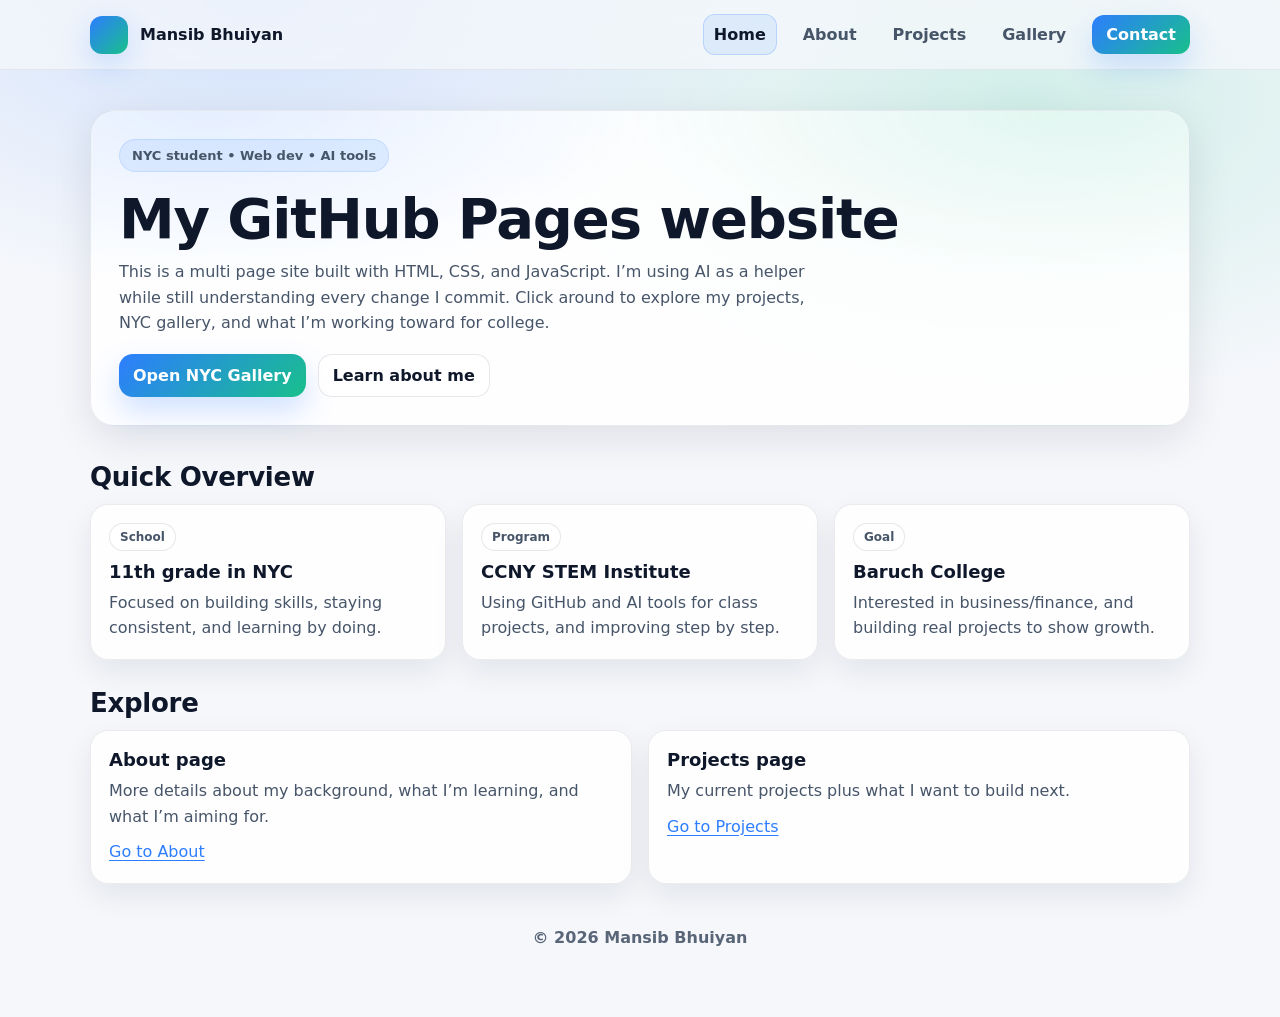
<file: index.html>
<!doctype html>
<html lang="en">
<head>
  <meta charset="utf-8" />
  <meta name="viewport" content="width=device-width, initial-scale=1" />
  <title>Mansib Bhuiyan | Home</title>
  <link rel="stylesheet" href="style.css" />
</head>
<body>
  <header class="header">
    <div class="container header-inner">
      <a class="brand" href="index.html">
        <span class="logo" aria-hidden="true"></span>
        Mansib Bhuiyan
      </a>

      <button class="menu-btn" id="menuBtn" type="button">Menu</button>

      <nav class="nav" id="nav">
        <a data-page="index.html" href="index.html">Home</a>
        <a data-page="about.html" href="about.html">About</a>
        <a data-page="projects.html" href="projects.html">Projects</a>
        <a data-page="gallery.html" href="gallery.html">Gallery</a>
        <a data-page="contact.html" class="btn" href="contact.html">Contact</a>
      </nav>
    </div>
  </header>

  <main class="container page">
    <section class="hero">
      <div class="hero-card reveal">
        <span class="kicker">NYC student • Web dev • AI tools</span>
        <h1>My GitHub Pages website</h1>
        <p class="lead">
          This is a multi page site built with HTML, CSS, and JavaScript. I’m using AI as a helper while still understanding every change I commit.
          Click around to explore my projects, NYC gallery, and what I’m working toward for college.
        </p>

        <div class="actions">
          <a class="action-btn primary" href="gallery.html">Open NYC Gallery</a>
          <a class="action-btn secondary" href="about.html">Learn about me</a>
        </div>
      </div>
    </section>

    <section class="section">
      <h2 class="reveal">Quick Overview</h2>
      <div class="grid">
        <div class="card third reveal">
          <span class="badge">School</span>
          <h3 style="margin-top:10px;">11th grade in NYC</h3>
          <p>Focused on building skills, staying consistent, and learning by doing.</p>
        </div>

        <div class="card third reveal">
          <span class="badge">Program</span>
          <h3 style="margin-top:10px;">CCNY STEM Institute</h3>
          <p>Using GitHub and AI tools for class projects, and improving step by step.</p>
        </div>

        <div class="card third reveal">
          <span class="badge">Goal</span>
          <h3 style="margin-top:10px;">Baruch College</h3>
          <p>Interested in business/finance, and building real projects to show growth.</p>
        </div>
      </div>
    </section>

    <section class="section">
      <h2 class="reveal">Explore</h2>
      <div class="grid">
        <div class="card half reveal">
          <h3>About page</h3>
          <p>More details about my background, what I’m learning, and what I’m aiming for.</p>
          <p style="margin-top:10px;"><a class="link" href="about.html">Go to About</a></p>
        </div>
        <div class="card half reveal">
          <h3>Projects page</h3>
          <p>My current projects plus what I want to build next.</p>
          <p style="margin-top:10px;"><a class="link" href="projects.html">Go to Projects</a></p>
        </div>
      </div>
    </section>

    <footer class="footer reveal">© 2026 Mansib Bhuiyan</footer>
  </main>

  <script src="script.js"></script>
</body>
</html>
</file>
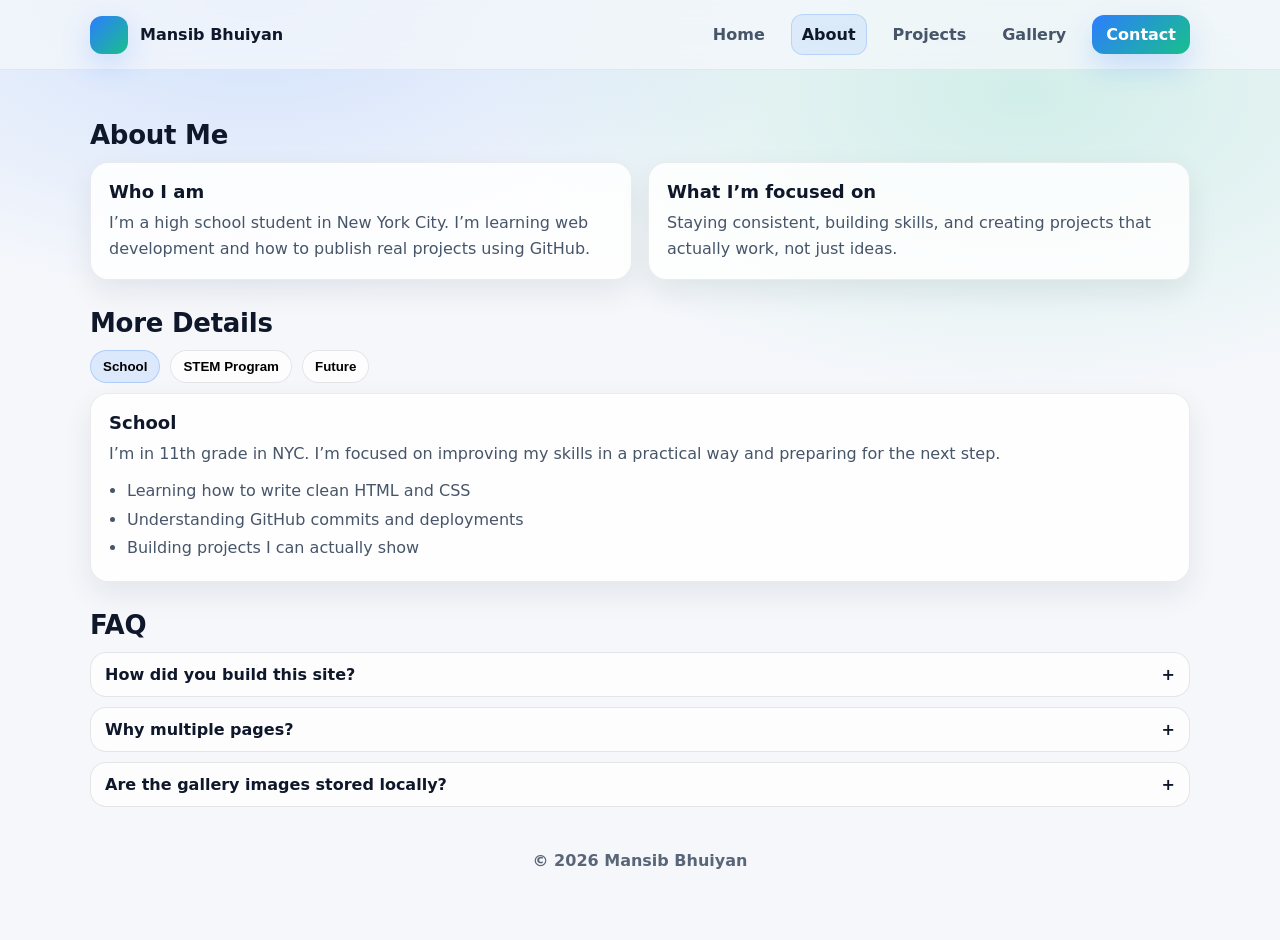
<file: about.html>
<!doctype html>
<html lang="en">
<head>
  <meta charset="utf-8" />
  <meta name="viewport" content="width=device-width, initial-scale=1" />
  <title>Mansib Bhuiyan | About</title>
  <link rel="stylesheet" href="style.css" />
</head>
<body>
  <header class="header">
    <div class="container header-inner">
      <a class="brand" href="index.html">
        <span class="logo" aria-hidden="true"></span>
        Mansib Bhuiyan
      </a>
      <button class="menu-btn" id="menuBtn" type="button">Menu</button>
      <nav class="nav" id="nav">
        <a data-page="index.html" href="index.html">Home</a>
        <a data-page="about.html" href="about.html">About</a>
        <a data-page="projects.html" href="projects.html">Projects</a>
        <a data-page="gallery.html" href="gallery.html">Gallery</a>
        <a data-page="contact.html" class="btn" href="contact.html">Contact</a>
      </nav>
    </div>
  </header>

  <main class="container page">
    <section class="section">
      <h2 class="reveal">About Me</h2>

      <div class="grid">
        <div class="card half reveal">
          <h3>Who I am</h3>
          <p>
            I’m a high school student in New York City. I’m learning web development and how to publish real projects using GitHub.
          </p>
        </div>
        <div class="card half reveal">
          <h3>What I’m focused on</h3>
          <p>
            Staying consistent, building skills, and creating projects that actually work, not just ideas.
          </p>
        </div>
      </div>
    </section>

    <section class="section" data-tabs>
      <h2 class="reveal">More Details</h2>

      <div class="tabs reveal">
        <button class="tab-btn" data-tab="school" type="button">School</button>
        <button class="tab-btn" data-tab="program" type="button">STEM Program</button>
        <button class="tab-btn" data-tab="future" type="button">Future</button>
      </div>

      <div class="card reveal" data-panel="school">
        <h3>School</h3>
        <p>I’m in 11th grade in NYC. I’m focused on improving my skills in a practical way and preparing for the next step.</p>
        <ul class="list">
          <li>Learning how to write clean HTML and CSS</li>
          <li>Understanding GitHub commits and deployments</li>
          <li>Building projects I can actually show</li>
        </ul>
      </div>

      <div class="card reveal" data-panel="program">
        <h3>CCNY STEM Institute</h3>
        <p>This course is teaching me how to work with GitHub Pages and build websites correctly, including assets like images inside the repo.</p>
        <ul class="list">
          <li>Repo setup and file structure</li>
          <li>Publishing a live site</li>
          <li>Using AI as a helper while still understanding everything</li>
        </ul>
      </div>

      <div class="card reveal" data-panel="future">
        <h3>Future</h3>
        <p>I’m interested in business and finance, and I want to keep building skills that help me stand out for college and jobs.</p>
        <ul class="list">
          <li>Goal: Baruch College</li>
          <li>Building a portfolio of small projects</li>
          <li>Improving communication and consistency</li>
        </ul>
      </div>
    </section>

    <section class="section">
      <h2 class="reveal">FAQ</h2>
      <div class="accordion reveal">
        <div class="acc-item">
          <div class="acc-head">How did you build this site?<span>+</span></div>
          <div class="acc-body">HTML for structure, CSS for design, JavaScript for interactivity, and GitHub Pages for hosting.</div>
        </div>
        <div class="acc-item">
          <div class="acc-head">Why multiple pages?<span>+</span></div>
          <div class="acc-body">It feels more like a real website. You can click between pages and explore different sections.</div>
        </div>
        <div class="acc-item">
          <div class="acc-head">Are the gallery images stored locally?<span>+</span></div>
          <div class="acc-body">Yes. The images are inside the repo in the images folder, not external links.</div>
        </div>
      </div>
    </section>

    <footer class="footer reveal">© 2026 Mansib Bhuiyan</footer>
  </main>

  <script src="script.js"></script>
</body>
</html>
</file>
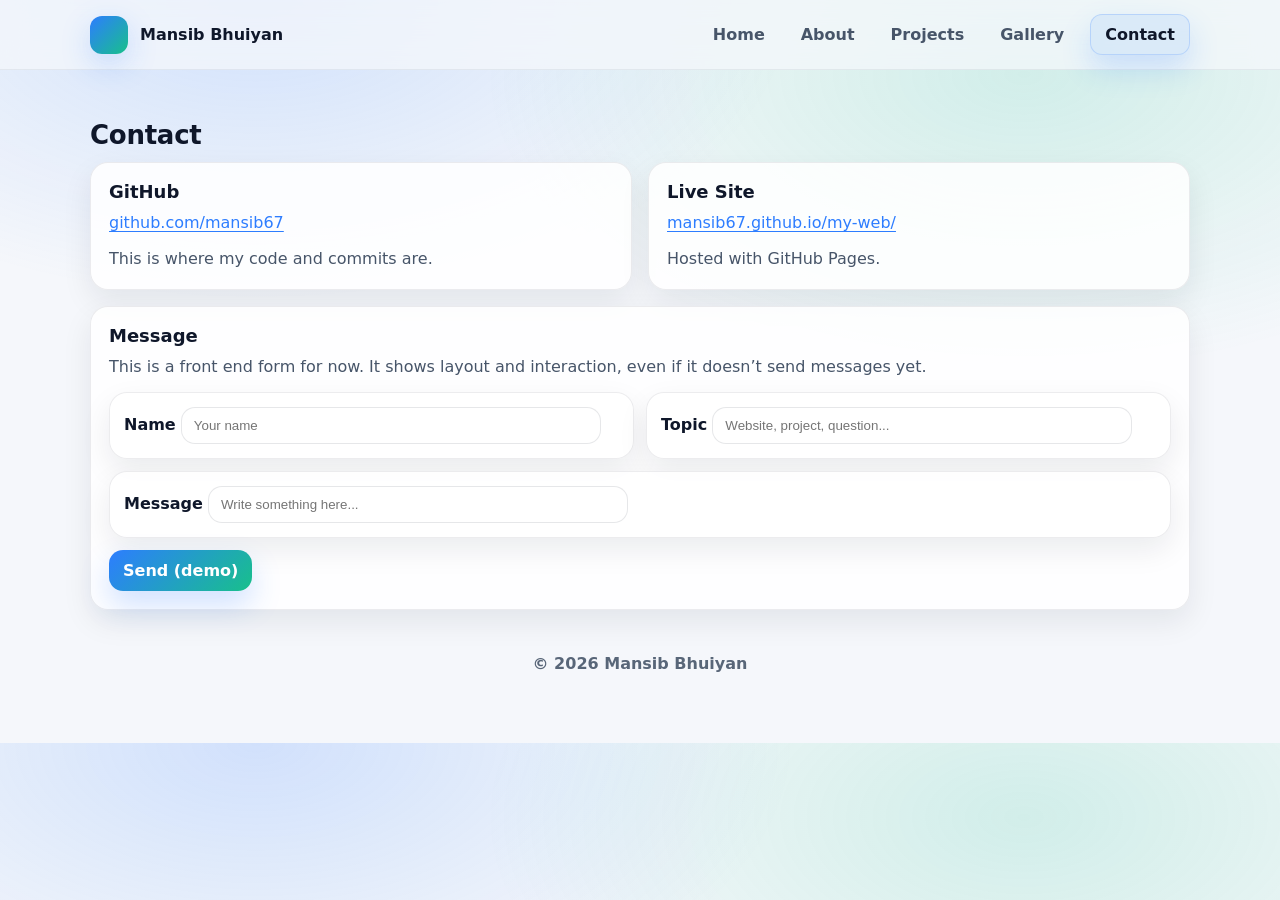
<file: contact.html>
<!doctype html>
<html lang="en">
<head>
  <meta charset="utf-8" />
  <meta name="viewport" content="width=device-width, initial-scale=1" />
  <title>Mansib Bhuiyan | Contact</title>
  <link rel="stylesheet" href="style.css" />
</head>
<body>
  <header class="header">
    <div class="container header-inner">
      <a class="brand" href="index.html">
        <span class="logo" aria-hidden="true"></span>
        Mansib Bhuiyan
      </a>
      <button class="menu-btn" id="menuBtn" type="button">Menu</button>
      <nav class="nav" id="nav">
        <a data-page="index.html" href="index.html">Home</a>
        <a data-page="about.html" href="about.html">About</a>
        <a data-page="projects.html" href="projects.html">Projects</a>
        <a data-page="gallery.html" href="gallery.html">Gallery</a>
        <a data-page="contact.html" class="btn" href="contact.html">Contact</a>
      </nav>
    </div>
  </header>

  <main class="container page">
    <section class="section">
      <h2 class="reveal">Contact</h2>

      <div class="grid">
        <div class="card half reveal">
          <h3>GitHub</h3>
          <p><a class="link" href="https://github.com/mansib67" target="_blank" rel="noreferrer">github.com/mansib67</a></p>
          <p style="margin-top:10px; color:var(--muted);">This is where my code and commits are.</p>
        </div>

        <div class="card half reveal">
          <h3>Live Site</h3>
          <p><a class="link" href="https://mansib67.github.io/my-web/" target="_blank" rel="noreferrer">mansib67.github.io/my-web/</a></p>
          <p style="margin-top:10px; color:var(--muted);">Hosted with GitHub Pages.</p>
        </div>
      </div>

      <div class="card reveal" style="margin-top:16px;">
        <h3>Message</h3>
        <p style="margin:0 0 12px; color:var(--muted);">
          This is a front end form for now. It shows layout and interaction, even if it doesn’t send messages yet.
        </p>

        <div class="grid" style="gap:12px;">
          <div class="card" style="grid-column: span 6; padding:14px;">
            <strong>Name</strong>
            <input class="input" type="text" placeholder="Your name" />
          </div>
          <div class="card" style="grid-column: span 6; padding:14px;">
            <strong>Topic</strong>
            <input class="input" type="text" placeholder="Website, project, question..." />
          </div>
          <div class="card" style="grid-column: span 12; padding:14px;">
            <strong>Message</strong>
            <input class="input" type="text" placeholder="Write something here..." />
          </div>
          <div style="grid-column: span 12;">
            <a class="action-btn primary" href="contact.html" onclick="alert('This is a demo form for class.'); return false;">Send (demo)</a>
          </div>
        </div>
      </div>
    </section>

    <footer class="footer reveal">© 2026 Mansib Bhuiyan</footer>
  </main>

  <script src="script.js"></script>
</body>
</html>
</file>
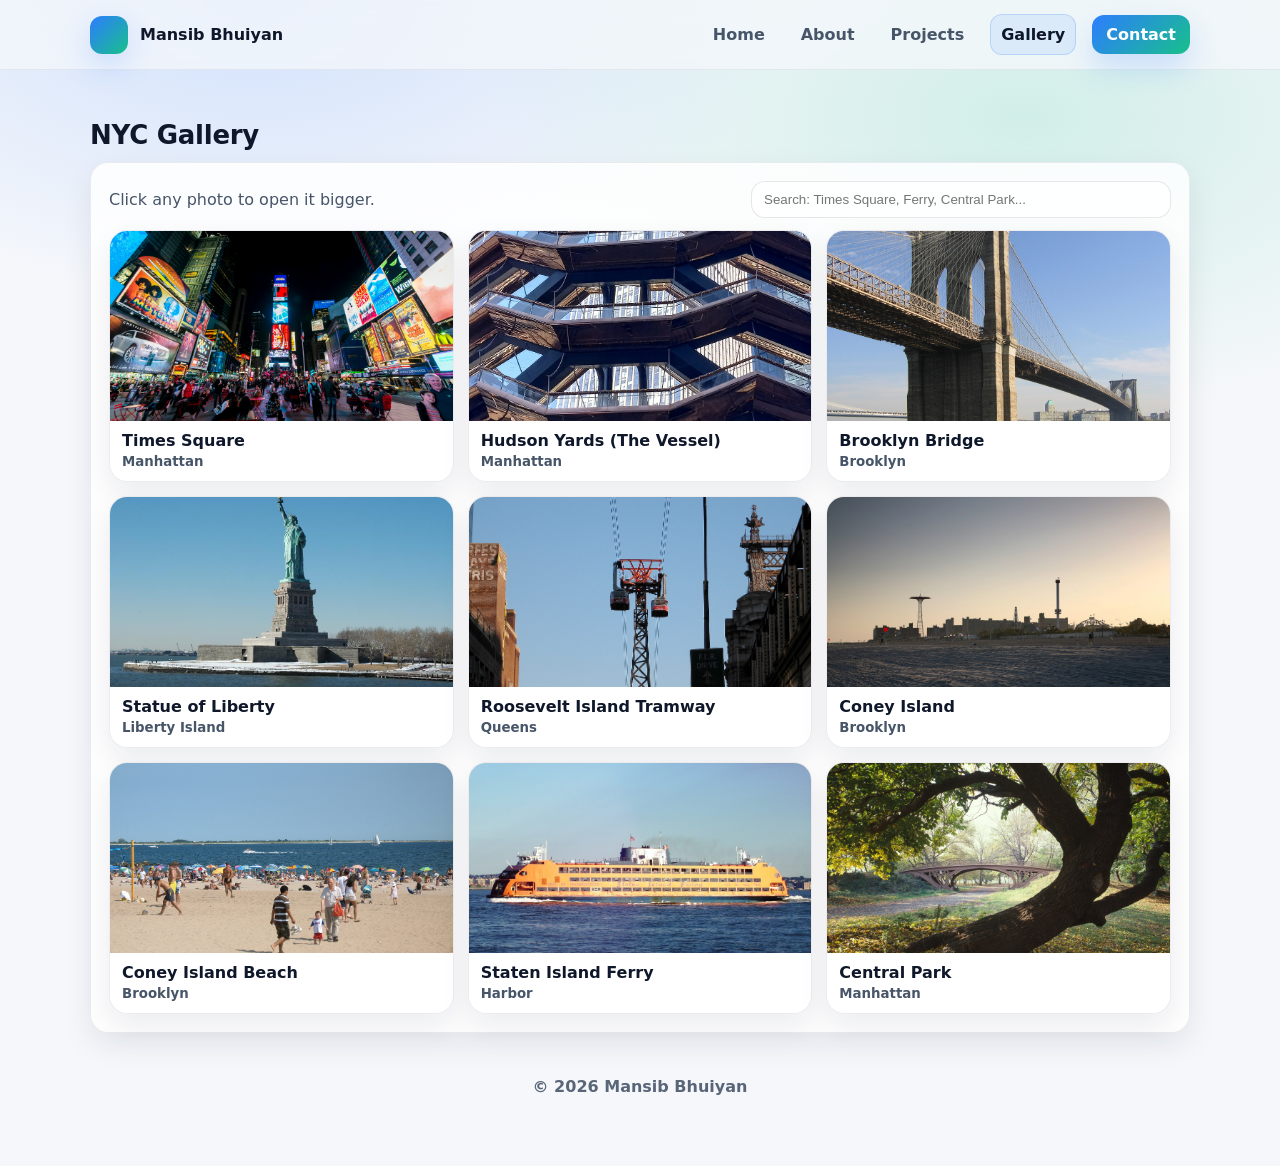
<file: gallery.html>
<!doctype html>
<html lang="en">
<head>
  <meta charset="utf-8" />
  <meta name="viewport" content="width=device-width, initial-scale=1" />
  <title>Mansib Bhuiyan | Gallery</title>
  <link rel="stylesheet" href="style.css" />
</head>
<body>
  <header class="header">
    <div class="container header-inner">
      <a class="brand" href="index.html">
        <span class="logo" aria-hidden="true"></span>
        Mansib Bhuiyan
      </a>
      <button class="menu-btn" id="menuBtn" type="button">Menu</button>
      <nav class="nav" id="nav">
        <a data-page="index.html" href="index.html">Home</a>
        <a data-page="about.html" href="about.html">About</a>
        <a data-page="projects.html" href="projects.html">Projects</a>
        <a data-page="gallery.html" href="gallery.html">Gallery</a>
        <a data-page="contact.html" class="btn" href="contact.html">Contact</a>
      </nav>
    </div>
  </header>

  <main class="container page">
    <section class="section">
      <h2 class="reveal">NYC Gallery</h2>

      <div class="card reveal">
        <div class="gallery-toolbar">
          <p class="lead" style="margin:0;">Click any photo to open it bigger.</p>
          <input class="input" id="gallerySearch" type="text" placeholder="Search: Times Square, Ferry, Central Park..." />
        </div>

        <div class="gallery-grid">
          <div class="photo" data-title="Times Square Manhattan">
            <img src="images/1_times_square_night_2013.jpg" alt="Times Square at night">
            <div class="cap">Times Square <small>Manhattan</small></div>
          </div>

          <div class="photo" data-title="Hudson Yards The Vessel Manhattan">
            <img src="images/The_Vessel_November_2024_001.jpg" alt="The Vessel at Hudson Yards">
            <div class="cap">Hudson Yards (The Vessel) <small>Manhattan</small></div>
          </div>

          <div class="photo" data-title="Brooklyn Bridge Brooklyn">
            <img src="images/Brooklyn_Bridge_Postdlf.jpg" alt="Brooklyn Bridge">
            <div class="cap">Brooklyn Bridge <small>Brooklyn</small></div>
          </div>

          <div class="photo" data-title="Statue of Liberty Liberty Island">
            <img src="images/Statue_of_Liberty.jpg" alt="Statue of Liberty">
            <div class="cap">Statue of Liberty <small>Liberty Island</small></div>
          </div>

          <div class="photo" data-title="Roosevelt Island Tramway Queens">
            <img src="images/Roosevelt_Island_Tramway.jpg" alt="Roosevelt Island Tramway">
            <div class="cap">Roosevelt Island Tramway <small>Queens</small></div>
          </div>

          <div class="photo" data-title="Coney Island Beach Brooklyn">
            <img src="images/NYC_Coney_Island_beach.jpg" alt="Coney Island beach">
            <div class="cap">Coney Island <small>Brooklyn</small></div>
          </div>

          <div class="photo" data-title="Coney Island Beach Wide Brooklyn">
            <img src="images/Beach_at_Coney_Island.JPG" alt="Coney Island beach wide view">
            <div class="cap">Coney Island Beach <small>Brooklyn</small></div>
          </div>

          <div class="photo" data-title="Staten Island Ferry Harbor">
            <img src="images/Staten_Island_Ferry.jpg" alt="Staten Island Ferry">
            <div class="cap">Staten Island Ferry <small>Harbor</small></div>
          </div>

          <div class="photo" data-title="Central Park Manhattan">
            <img src="images/Central_Park_New_York_City_New_York_23_cropped.jpg" alt="Central Park">
            <div class="cap">Central Park <small>Manhattan</small></div>
          </div>
        </div>
      </div>
    </section>

    <div class="modal" id="modal" aria-hidden="true">
      <div class="modal-card">
        <div class="modal-top">
          <div class="modal-title" id="modalTitle">Photo</div>
          <button class="modal-close" id="modalClose" type="button">Close</button>
        </div>
        <img class="modal-img" id="modalImg" alt="">
      </div>
    </div>

    <footer class="footer reveal">© 2026 Mansib Bhuiyan</footer>
  </main>

  <script src="script.js"></script>
</body>
</html>
</file>
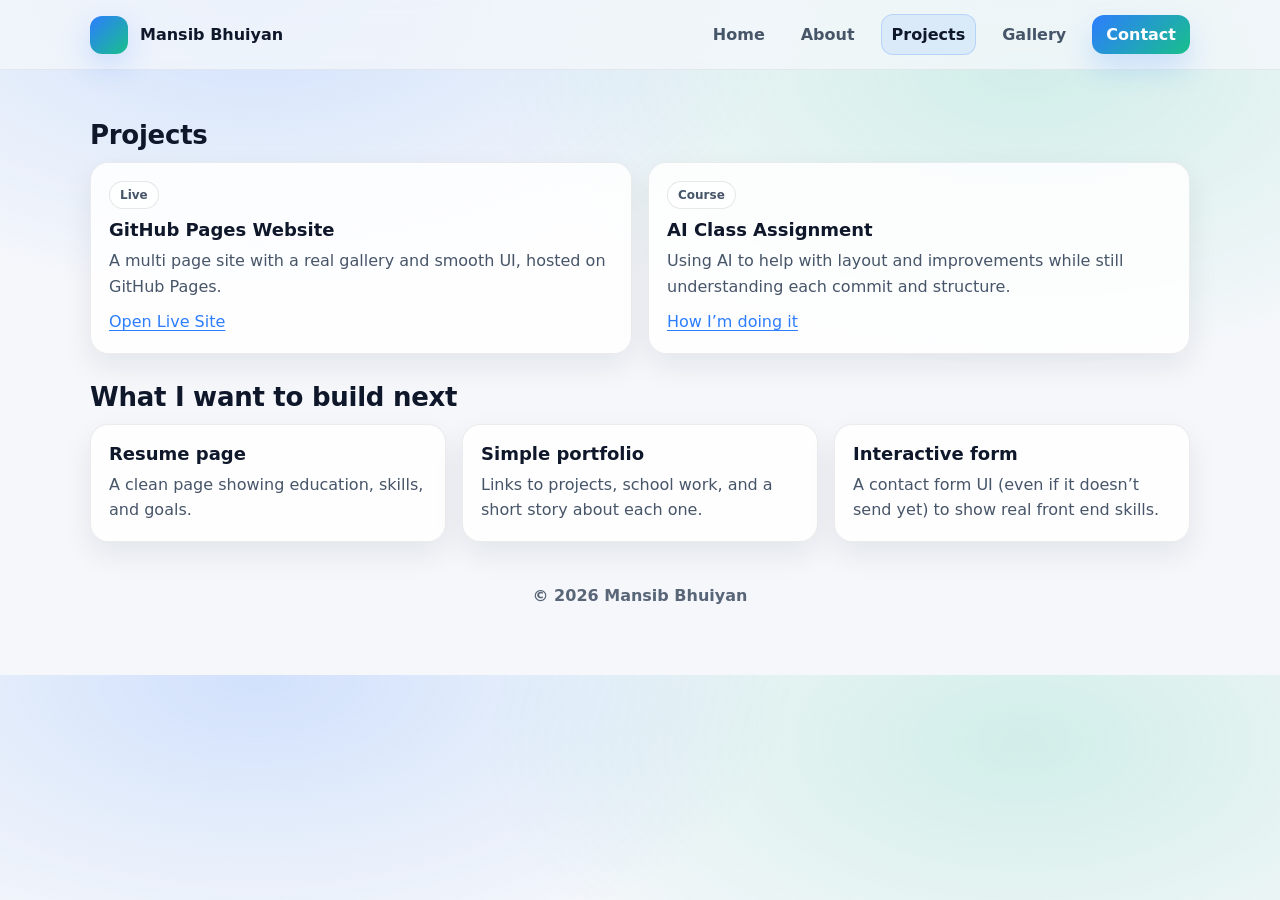
<file: projects.html>
<!doctype html>
<html lang="en">
<head>
  <meta charset="utf-8" />
  <meta name="viewport" content="width=device-width, initial-scale=1" />
  <title>Mansib Bhuiyan | Projects</title>
  <link rel="stylesheet" href="style.css" />
</head>
<body>
  <header class="header">
    <div class="container header-inner">
      <a class="brand" href="index.html">
        <span class="logo" aria-hidden="true"></span>
        Mansib Bhuiyan
      </a>
      <button class="menu-btn" id="menuBtn" type="button">Menu</button>
      <nav class="nav" id="nav">
        <a data-page="index.html" href="index.html">Home</a>
        <a data-page="about.html" href="about.html">About</a>
        <a data-page="projects.html" href="projects.html">Projects</a>
        <a data-page="gallery.html" href="gallery.html">Gallery</a>
        <a data-page="contact.html" class="btn" href="contact.html">Contact</a>
      </nav>
    </div>
  </header>

  <main class="container page">
    <section class="section">
      <h2 class="reveal">Projects</h2>
      <div class="grid">
        <div class="card half reveal">
          <span class="badge">Live</span>
          <h3 style="margin-top:10px;">GitHub Pages Website</h3>
          <p>A multi page site with a real gallery and smooth UI, hosted on GitHub Pages.</p>
          <p style="margin-top:10px;"><a class="link" href="https://mansib67.github.io/my-web/" target="_blank" rel="noreferrer">Open Live Site</a></p>
        </div>

        <div class="card half reveal">
          <span class="badge">Course</span>
          <h3 style="margin-top:10px;">AI Class Assignment</h3>
          <p>Using AI to help with layout and improvements while still understanding each commit and structure.</p>
          <p style="margin-top:10px;"><a class="link" href="about.html">How I’m doing it</a></p>
        </div>
      </div>
    </section>

    <section class="section">
      <h2 class="reveal">What I want to build next</h2>
      <div class="grid">
        <div class="card third reveal">
          <h3>Resume page</h3>
          <p>A clean page showing education, skills, and goals.</p>
        </div>
        <div class="card third reveal">
          <h3>Simple portfolio</h3>
          <p>Links to projects, school work, and a short story about each one.</p>
        </div>
        <div class="card third reveal">
          <h3>Interactive form</h3>
          <p>A contact form UI (even if it doesn’t send yet) to show real front end skills.</p>
        </div>
      </div>
    </section>

    <footer class="footer reveal">© 2026 Mansib Bhuiyan</footer>
  </main>

  <script src="script.js"></script>
</body>
</html>
</file>
<file: style.css>
:root{
  --bg: #f5f7fb;
  --surface: rgba(255,255,255,.85);
  --surface-strong: #ffffff;
  --text: #0f172a;
  --muted: #475569;
  --border: rgba(15, 23, 42, .10);
  --shadow: 0 12px 40px rgba(15,23,42,.10);

  --brand1: #2d7dff;
  --brand2: #18c08b;

  --radius: 18px;
  --radius-lg: 24px;

  --max: 1100px;
}

*{ box-sizing:border-box; }
html{ scroll-behavior:smooth; }
body{
  margin:0;
  font-family: ui-sans-serif, system-ui, -apple-system, Segoe UI, Roboto, Arial;
  color:var(--text);
  background:
    radial-gradient(900px 500px at 20% 0%, rgba(45,125,255,.18), transparent 60%),
    radial-gradient(900px 500px at 80% 10%, rgba(24,192,139,.16), transparent 60%),
    var(--bg);
}

a{ color:inherit; text-decoration:none; }
a.link{ color:var(--brand1); text-decoration:underline; text-underline-offset:3px; }
a.link:hover{ opacity:.85; }

.container{
  width:min(var(--max), calc(100% - 40px));
  margin:0 auto;
}

.header{
  position:sticky;
  top:0;
  z-index:10;
  backdrop-filter: blur(14px);
  background: rgba(245,247,251,.75);
  border-bottom: 1px solid rgba(15,23,42,.06);
}
.header-inner{
  display:flex;
  align-items:center;
  justify-content:space-between;
  padding: 14px 0;
}

.brand{
  display:flex;
  align-items:center;
  gap:12px;
  font-weight:800;
}
.logo{
  width:38px;
  height:38px;
  border-radius: 12px;
  background: linear-gradient(135deg, var(--brand1), var(--brand2));
  box-shadow: 0 10px 30px rgba(45,125,255,.22);
}

.nav{
  display:flex;
  align-items:center;
  gap:16px;
}
.nav a{
  font-weight:650;
  color: var(--muted);
  padding:10px 10px;
  border-radius: 12px;
  transition: transform .18s ease, background .18s ease, color .18s ease;
}
.nav a:hover{
  color: var(--text);
  background: rgba(15,23,42,.06);
  transform: translateY(-1px);
}
.nav a.active{
  color: var(--text);
  background: rgba(45,125,255,.10);
  border: 1px solid rgba(45,125,255,.20);
}

.nav .btn{
  padding:10px 14px;
  color:#fff;
  background: linear-gradient(135deg, var(--brand1), var(--brand2));
  box-shadow: 0 14px 30px rgba(45,125,255,.20);
}
.nav .btn:hover{
  background: linear-gradient(135deg, var(--brand1), var(--brand2));
  transform: translateY(-1px);
}

.menu-btn{
  display:none;
  padding:10px 12px;
  border-radius: 12px;
  border: 1px solid var(--border);
  background: rgba(255,255,255,.7);
  font-weight:700;
}

.page{
  padding: 22px 0 60px;
}

.hero{
  padding: 18px 0 8px;
}
.hero-card{
  border-radius: var(--radius-lg);
  border: 1px solid rgba(15,23,42,.08);
  background:
    radial-gradient(900px 340px at 10% 0%, rgba(45,125,255,.10), transparent 50%),
    radial-gradient(900px 340px at 90% 0%, rgba(24,192,139,.10), transparent 50%),
    var(--surface);
  box-shadow: var(--shadow);
  padding: 28px;
}
.kicker{
  display:inline-flex;
  gap:8px;
  align-items:center;
  font-size: 13px;
  font-weight:800;
  color: var(--muted);
  background: rgba(45,125,255,.10);
  border: 1px solid rgba(45,125,255,.14);
  padding: 8px 12px;
  border-radius: 999px;
}
h1{
  margin: 14px 0 8px;
  font-size: clamp(34px, 5vw, 56px);
  letter-spacing: -0.02em;
}
.lead{
  margin:0;
  color: var(--muted);
  line-height: 1.6;
  font-size: 16px;
  max-width: 70ch;
}

.actions{
  display:flex;
  gap:12px;
  margin-top: 18px;
  flex-wrap:wrap;
}
.action-btn{
  display:inline-flex;
  align-items:center;
  justify-content:center;
  padding: 11px 14px;
  border-radius: 14px;
  border: 1px solid var(--border);
  background: rgba(255,255,255,.8);
  font-weight:800;
  transition: transform .18s ease, box-shadow .18s ease, background .18s ease;
}
.action-btn:hover{ transform: translateY(-1px); box-shadow: 0 12px 30px rgba(15,23,42,.10); }
.action-btn.primary{
  color:#fff;
  border:none;
  background: linear-gradient(135deg, var(--brand1), var(--brand2));
  box-shadow: 0 14px 30px rgba(45,125,255,.22);
}
.action-btn.secondary{
  background: rgba(255,255,255,.75);
}

.section{ margin-top: 28px; }
.section h2{
  margin: 0 0 12px;
  font-size: 26px;
  letter-spacing: -0.01em;
}

.grid{
  display:grid;
  grid-template-columns: repeat(12, 1fr);
  gap: 16px;
}
.card{
  grid-column: span 12;
  border-radius: var(--radius);
  border: 1px solid rgba(15,23,42,.08);
  background: var(--surface);
  box-shadow: 0 12px 30px rgba(15,23,42,.08);
  padding: 18px;
}
.half{ grid-column: span 6; }
.third{ grid-column: span 4; }

.card h3{ margin: 0 0 8px; font-size: 18px; }
.card p{ margin: 0; color: var(--muted); line-height: 1.6; }

.badge{
  display:inline-block;
  padding: 6px 10px;
  border-radius: 999px;
  border: 1px solid rgba(15,23,42,.10);
  background: rgba(255,255,255,.75);
  font-weight:800;
  color: var(--muted);
  font-size: 12px;
}

.list{
  margin: 10px 0 0;
  padding-left: 18px;
  color: var(--muted);
  line-height: 1.8;
}

.tabs{
  display:flex;
  gap:10px;
  flex-wrap:wrap;
  margin-bottom: 10px;
}
.tab-btn{
  border: 1px solid rgba(15,23,42,.10);
  background: rgba(255,255,255,.75);
  padding: 8px 12px;
  border-radius: 999px;
  font-weight:850;
  cursor:pointer;
  transition: transform .18s ease, background .18s ease;
}
.tab-btn:hover{ transform: translateY(-1px); }
.tab-btn.active{
  background: rgba(45,125,255,.12);
  border-color: rgba(45,125,255,.25);
}

.accordion{
  display:flex;
  flex-direction:column;
  gap:10px;
}
.acc-item{
  border: 1px solid rgba(15,23,42,.10);
  border-radius: 16px;
  overflow:hidden;
  background: rgba(255,255,255,.75);
}
.acc-head{
  display:flex;
  align-items:center;
  justify-content:space-between;
  gap:10px;
  padding: 12px 14px;
  cursor:pointer;
  user-select:none;
  font-weight:850;
}
.acc-body{
  padding: 0 14px 14px;
  color: var(--muted);
  line-height: 1.6;
  display:none;
}
.acc-item.open .acc-body{ display:block; }

.gallery-toolbar{
  display:flex;
  align-items:center;
  justify-content:space-between;
  gap:10px;
  flex-wrap:wrap;
  margin-bottom: 12px;
}
.input{
  border: 1px solid rgba(15,23,42,.10);
  background: rgba(255,255,255,.8);
  padding: 10px 12px;
  border-radius: 14px;
  width: min(420px, 100%);
  outline:none;
}

.gallery-grid{
  display:grid;
  grid-template-columns: repeat(12, 1fr);
  gap: 14px;
}
.photo{
  grid-column: span 4;
  border-radius: 18px;
  overflow:hidden;
  border: 1px solid rgba(15,23,42,.08);
  background: rgba(255,255,255,.85);
  box-shadow: 0 12px 30px rgba(15,23,42,.08);
  cursor:pointer;
  transition: transform .18s ease, box-shadow .18s ease;
}
.photo:hover{
  transform: translateY(-2px);
  box-shadow: 0 18px 40px rgba(15,23,42,.12);
}
.photo img{
  width:100%;
  height: 190px;
  object-fit: cover;
  display:block;
}
.cap{
  padding: 10px 12px 12px;
  font-weight:900;
}
.cap small{
  display:block;
  margin-top:4px;
  font-weight:800;
  color: var(--muted);
}

.footer{
  margin-top: 26px;
  padding: 18px 0 10px;
  color: rgba(71,85,105,.9);
  text-align:center;
  font-weight:700;
}

.modal{
  position:fixed;
  inset:0;
  display:none;
  align-items:center;
  justify-content:center;
  background: rgba(15,23,42,.55);
  padding: 18px;
  z-index: 50;
}
.modal.show{ display:flex; }
.modal-card{
  width: min(980px, 100%);
  border-radius: 18px;
  overflow:hidden;
  background: #fff;
  box-shadow: 0 20px 60px rgba(0,0,0,.35);
}
.modal-top{
  display:flex;
  align-items:center;
  justify-content:space-between;
  gap:10px;
  padding: 12px 14px;
  border-bottom: 1px solid rgba(15,23,42,.08);
}
.modal-title{ font-weight:900; }
.modal-close{
  border: 1px solid rgba(15,23,42,.12);
  background: rgba(255,255,255,.9);
  border-radius: 12px;
  padding: 8px 10px;
  cursor:pointer;
  font-weight:900;
}
.modal-img{
  width:100%;
  max-height: 70vh;
  object-fit: contain;
  background: #0b1020;
  display:block;
}

.reveal{
  opacity:0;
  transform: translateY(10px);
  transition: opacity .5s ease, transform .5s ease;
}
.reveal.show{
  opacity:1;
  transform: translateY(0);
}

@media (max-width: 900px){
  .half{ grid-column: span 12; }
  .third{ grid-column: span 12; }
  .photo{ grid-column: span 12; }
  .nav{ display:none; }
  .nav.show{
    display:flex;
    position:absolute;
    right: 20px;
    top: 66px;
    flex-direction:column;
    background: rgba(255,255,255,.92);
    border: 1px solid rgba(15,23,42,.10);
    border-radius: 18px;
    padding: 10px;
    box-shadow: 0 18px 40px rgba(15,23,42,.12);
    min-width: 210px;
  }
  .menu-btn{ display:inline-flex; }
}
</file>
